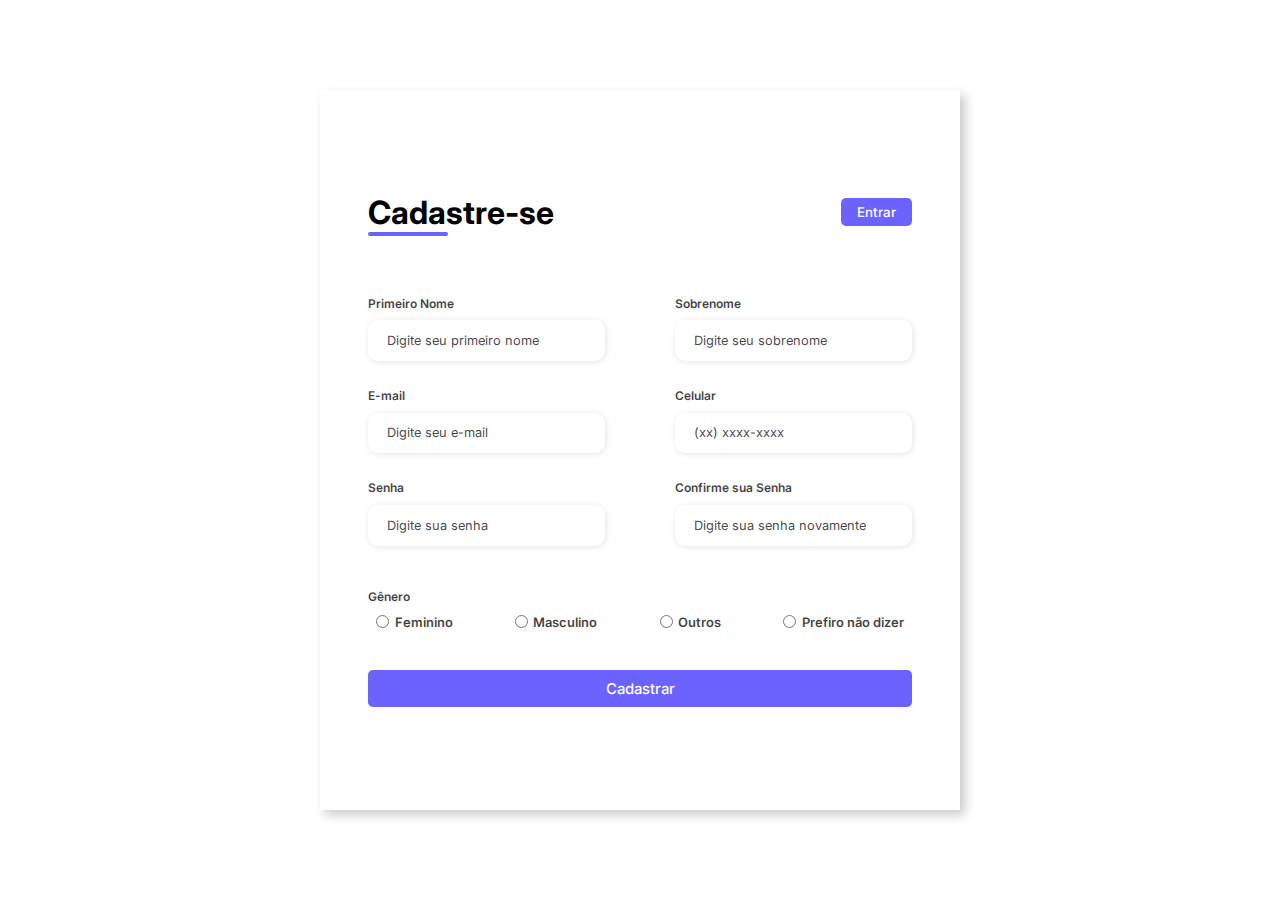
<file: cadastro/index.html>
<!DOCTYPE html>
<html lang="pt-br">

<head>
    <meta charset="UTF-8">
    <meta http-equiv="X-UA-Compatible" content="IE=edge">
    <meta name="viewport" content="width=device-width, initial-scale=1.0">
    <link rel="stylesheet" href="assets/css/style.css">
    <title>Formulário</title>
</head>

<body>
    <div class="container">
        <div class="form-image">
            <img src="assets/img/img-cadastro.png" alt="">
        </div>
        <div class="form">
            <form action="#">
                <div class="form-header">
                    <div class="title">
                        <h1>Cadastre-se</h1>
                    </div>
                    <div class="login-button">
                        <button><a href="#">Entrar</a></button>
                    </div>
                </div>

                <div class="input-group">
                    <div class="input-box">
                        <label for="firstname">Primeiro Nome</label>
                        <input id="firstname" type="text" name="firstname" placeholder="Digite seu primeiro nome" required>
                    </div>

                    <div class="input-box">
                        <label for="lastname">Sobrenome</label>
                        <input id="lastname" type="text" name="lastname" placeholder="Digite seu sobrenome" required>
                    </div>
                    <div class="input-box">
                        <label for="email">E-mail</label>
                        <input id="email" type="email" name="email" placeholder="Digite seu e-mail" required>
                    </div>

                    <div class="input-box">
                        <label for="number">Celular</label>
                        <input id="number" type="tel" name="number" placeholder="(xx) xxxx-xxxx" required>
                    </div>

                    <div class="input-box">
                        <label for="password">Senha</label>
                        <input id="password" type="password" name="password" placeholder="Digite sua senha" required>
                    </div>


                    <div class="input-box">
                        <label for="confirmPassword">Confirme sua Senha</label>
                        <input id="confirmPassword" type="password" name="confirmPassword" placeholder="Digite sua senha novamente" required>
                    </div>

                </div>

                <div class="gender-inputs">
                    <div class="gender-title">
                        <h6>Gênero</h6>
                    </div>

                    <div class="gender-group">
                        <div class="gender-input">
                            <input id="female" type="radio" name="gender">
                            <label for="female">Feminino</label>
                        </div>

                        <div class="gender-input">
                            <input id="male" type="radio" name="gender">
                            <label for="male">Masculino</label>
                        </div>

                        <div class="gender-input">
                            <input id="others" type="radio" name="gender">
                            <label for="others">Outros</label>
                        </div>

                        <div class="gender-input">
                            <input id="none" type="radio" name="gender">
                            <label for="none">Prefiro não dizer</label>
                        </div>
                    </div>
                </div>

                <div class="continue-button">
                    <button><a href="#">Cadastrar</a> </button>
                </div>
            </form>
        </div>
    </div>
</body>

</html>
</file>
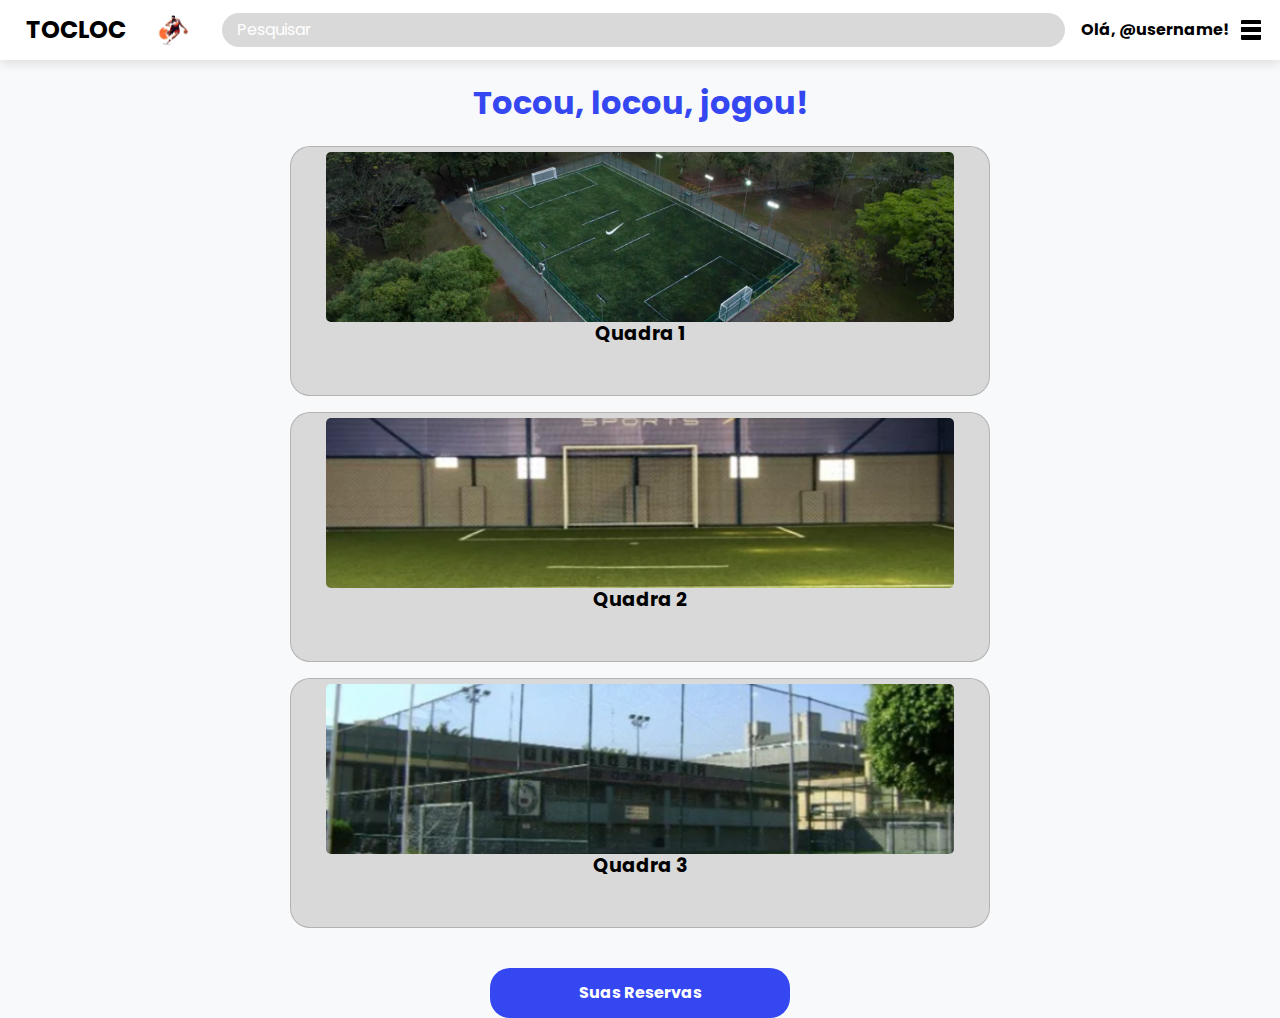
<file: LandingPage Nova/index.html>
<!DOCTYPE html>
<html lang="pt-br">
<head>
    <meta charset="UTF-8">
    <meta name="viewport" content="width=device-width, initial-scale=1.0">
    <title>Página Inicial</title>
    <link href="https://cdn.jsdelivr.net/npm/bootstrap@5.3.0/dist/css/bootstrap.min.css" rel="stylesheet">
    <link rel="stylesheet" href="styles.css">
</head>
<body>
    <!-- Navbar -->
    <nav class="navbar custom-navbar d-flex flex-nowrap align-items-center px-3">
        <!-- Logo com Texto e Ícone -->
        <div class="d-flex align-items-center me-3">
            <span class="navbar-brand logo-text">TOCLOC</span>
            <img src="basqueteicon.png" alt="Ícone Basquete" class="logo-icon ms-1">
        </div>
        <!-- Barra de Pesquisa -->
        <form class="search-bar me-3">
            <input type="text" class="form-control search-input w-100" placeholder="Pesquisar">
        </form>
        <!-- Saudação do Usuário e Ícone de Menu -->
        <div class="user-section d-flex align-items-center">
            <span class="greeting-text">Olá, @username!</span>
            <div class="menu-icon ms-2"></div>
        </div>
    </nav>

    <!-- Conteúdo da Página -->
    <div class="container text-center mt-4">
        <!-- Texto Principal -->
        <h1 class="main-text">Tocou, locou, jogou!</h1>
        
        <!-- Cards -->
        <div class="d-flex flex-column align-items-center mt-4">
            <div class="card custom-card mb-3">
                <img src="quadra1.png" alt="Quadra 1" class="card-img">
                <h3 class="card-title">Quadra 1</h3>
            </div>
            <div class="card custom-card mb-3">
                <img src="quadra2.png" alt="Quadra 2" class="card-img">
                <h3 class="card-title">Quadra 2</h3>
            </div>
            <div class="card custom-card mb-3">
                <img src="quadra3.png" alt="Quadra 3" class="card-img">
                <h3 class="card-title">Quadra 3</h3>
            </div>
        </div>
        
        <!-- Botão Suas Reservas -->
        <button class="custom-button mt-4" onclick="location.href='reservas.html'">Suas Reservas</button>
    </div>
</body>
</html>
</file>
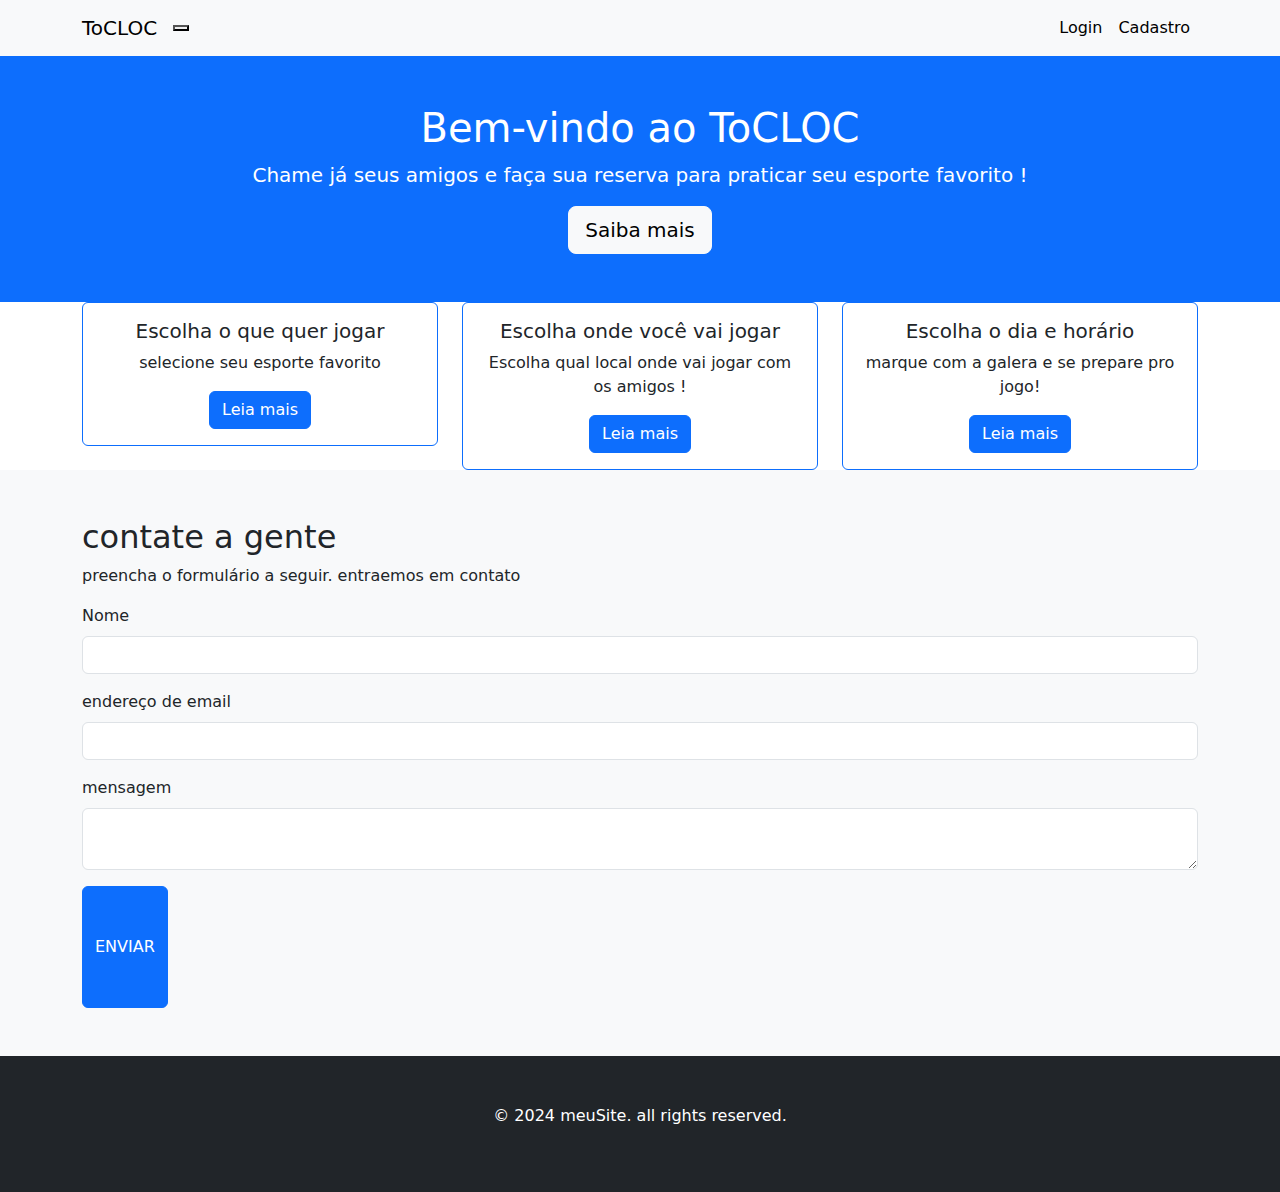
<file: Landingpage/index.html>
<!DOCTYPE html>
    <html lang="en">
    <head>
        <meta charset="UTF-8">
        <meta name="viewport" content="width=device-width, initial-scale=1.0">
        <title>Landingpage</title>
        <!--BOOTSTRAP-CDN-------------->
        <link href="https://cdn.jsdelivr.net/npm/bootstrap@5.3.3/dist/css/bootstrap.min.css" rel="stylesheet" integrity="sha384-QWTKZyjpPEjISv5WaRU9OFeRpok6YctnYmDr5pNlyT2bRjXh0JMhjY6hW+ALEwIH" crossorigin="anonymous">
       
    </head>
    <body>
        <!----NAVBAR---------------->
        <nav class="navbar navbar-expand-lg navibar-light bg-light sticky-top">
            <div class="container">
                <a class="navbar-brand" href="">ToCLOC</a>
                <button class="navbar-toggle" type="button" data-bs-toggle="collapse" data-bs-target="#navbarNav" aria-controls="navbarNav" aria-expanded="false" aria-label="toggle navigation"></button>
                    <span class="navbar-toggle-icon"></span>
            </buttom>
            <div class="collapse navbar-collapse" id="navbarNav">
                <ul class="navbar-nav ms-auto">
                    <li class="nav-item active">
                        <a class="nav-link active" href="#">Login</a>
                    </li>
                    <li class="nav-item active">
                        <a class="nav-link active" href="#">Cadastro</a>
                    </li>
                </ul>
            </div>
            </div>
        </nav>
        <!-----HEADER------>
        <header class="bg-primary text-white text-center py-5">
            <div class="container">
                <h1>Bem-vindo ao ToCLOC</h1>
                <p class="lead">Chame já seus amigos e faça sua reserva para praticar seu esporte favorito !</p>
                <a href="#features" class="btn btn-light btn-lg">Saiba mais</a>
            </div>
        </header>

        <!----FEATURES-------->
        <selection id="Features" class="py-5">
            <div class="container">
                <div class="row text-center">
                    <div class="col-md-4">
                        <div class="card border-primary">
                            <div class="card-body">
                                <h5 class="card-title">Escolha o que quer jogar</h5>
                                <p class="card-text">selecione seu esporte favorito</p>
                                <a class="btn btn-primary" href="#">Leia mais</a>
                            </div>
                         </div>
                    </div>
                    <div class="col-md-4">
                        <div class="card border-primary">
                            <div class="card-body">
                                <h5 class="card-title">Escolha onde você vai jogar</h5>
                                <p class="card-text">Escolha qual local onde vai jogar com os amigos !</p>
                                <a class="btn btn-primary" href="#">Leia mais</a>
                            </div>
                         </div>
                    </div>
                    <div class="col-md-4">
                        <div class="card border-primary">
                            <div class="card-body">
                                <h5 class="card-title">Escolha o dia e horário</h5>
                                <p class="card-text">marque com a galera e se prepare pro jogo!</p>
                                <a class="btn btn-primary" href="#">Leia mais</a>
                            </div>
                         </div>
                    </div>
                </div>
            </div>
        </selection>
        <!------CONTACT-------->
        <section id="contact" class="bg-light py-5">
            <div class="container">
                <div class="row">
                    <div class="mol-md-6">
                        <h2>contate a gente</h2>
                        <p>preencha o formulário a seguir. entraemos em contato</p>
                        <form actio="#">
                            <div class="mb-3">
                                <label for="name" class="form-label">Nome</label>
                                <input type="text" class="form-control" id="name" required>
                            </div>
                            <div class="mb-3">
                                <label for="email" class="form-label">endereço de email</label>
                                <input type="email" class="form-control" id="email" required>
                            </div>
                            <div class="mb-3">
                                <label for="mensage" class="form-label">mensagem</label>
                                <textarea class="form-control" id="mensage" required></textarea>
                            </div>
                            <button type="submit" class="btn btn-primary py-5">ENVIAR</button>
                        </form>
                    </div>
                </div>
            </div>
        </section>
        <!-----FOOTER-------------->
        <section>
            <footer class="bg-dark text-white text-center py-5">
                <div class="container">
                    <p>&copy; 2024 meuSite. all rights reserved.</p>


                </div>
            </footer>
        </section>


        <script src="https://cdn.jsdelivr.net/npm/bootstrap@5.3.3/dist/js/bootstrap.bundle.min.js" integrity="sha384-YvpcrYf0tY3lHB60NNkmXc5s9fDVZLESaAA55NDzOxhy9GkcIdslK1eN7N6jIeHz" crossorigin="anonymous"></script>
    </body>
    </html>
</file>
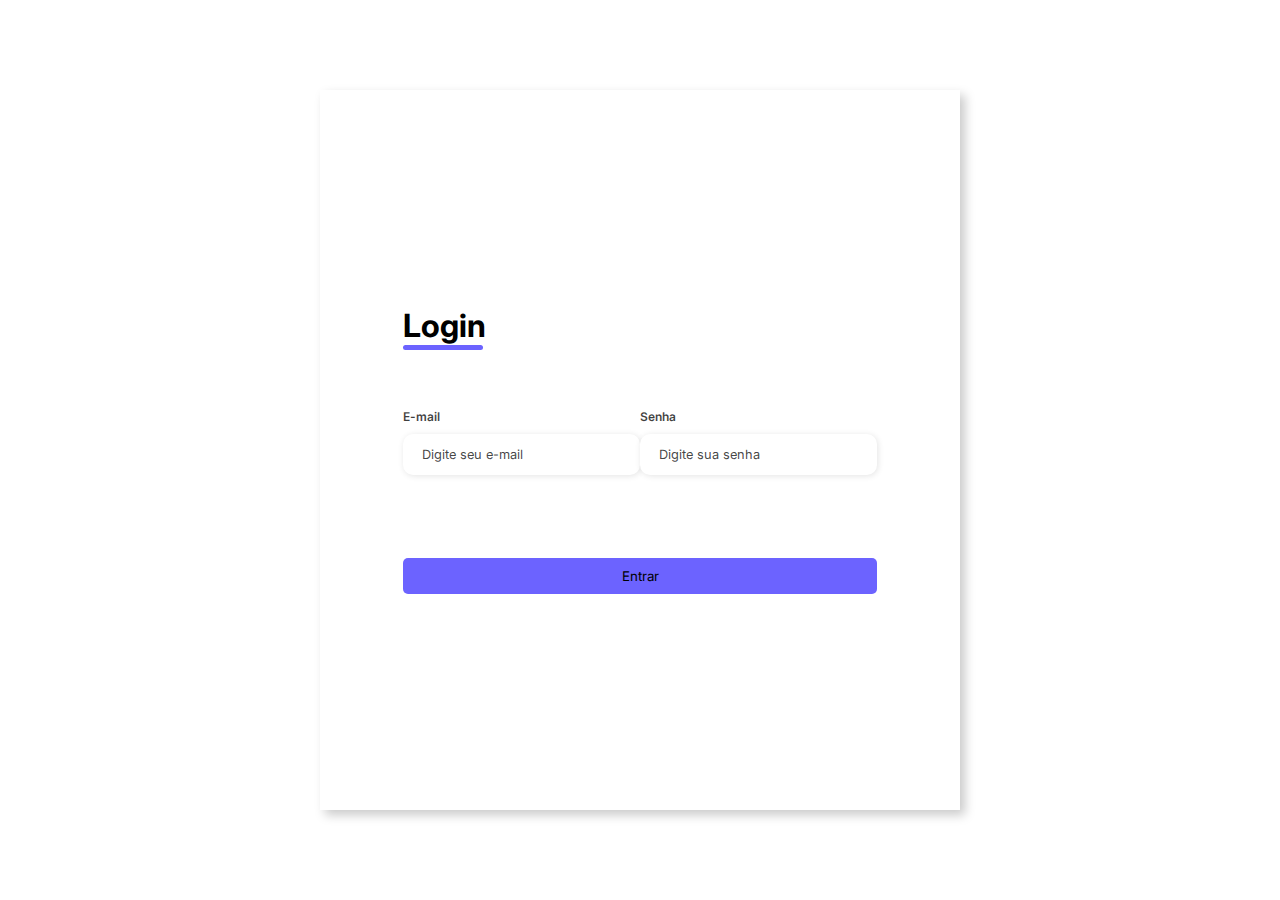
<file: login/index.html>
<!DOCTYPE html>
<html lang="pt-br">

<head>
    <meta charset="UTF-8">
    <meta http-equiv="X-UA-Compatible" content="IE=edge">
    <meta name="viewport" content="width=device-width, initial-scale=1.0">
    <link rel="stylesheet" href="style.css">
    <title>Login</title>
</head>

<body>
    <div class="container">
        <div class="form-image">
            <img src="img-login.png" alt="Imagem de login">
        </div>
        <div class="form">
            <form action="#">
                <div class="form-header">
                    <div class="title">
                        <h1>Login</h1>
                    </div>
                </div>

                <div class="input-group">
                    <div class="input-box">
                        <label for="email">E-mail</label>
                        <input id="email" type="email" name="email" placeholder="Digite seu e-mail" required>
                    </div>

                    <div class="input-box">
                        <label for="password">Senha</label>
                        <input id="password" type="password" name="password" placeholder="Digite sua senha" required>
                    </div>
                </div>

                <div class="continue-button">
                    <button type="submit">Entrar</button>
                </div>
            </form>
        </div>
    </div>
</body>

</html>
</file>
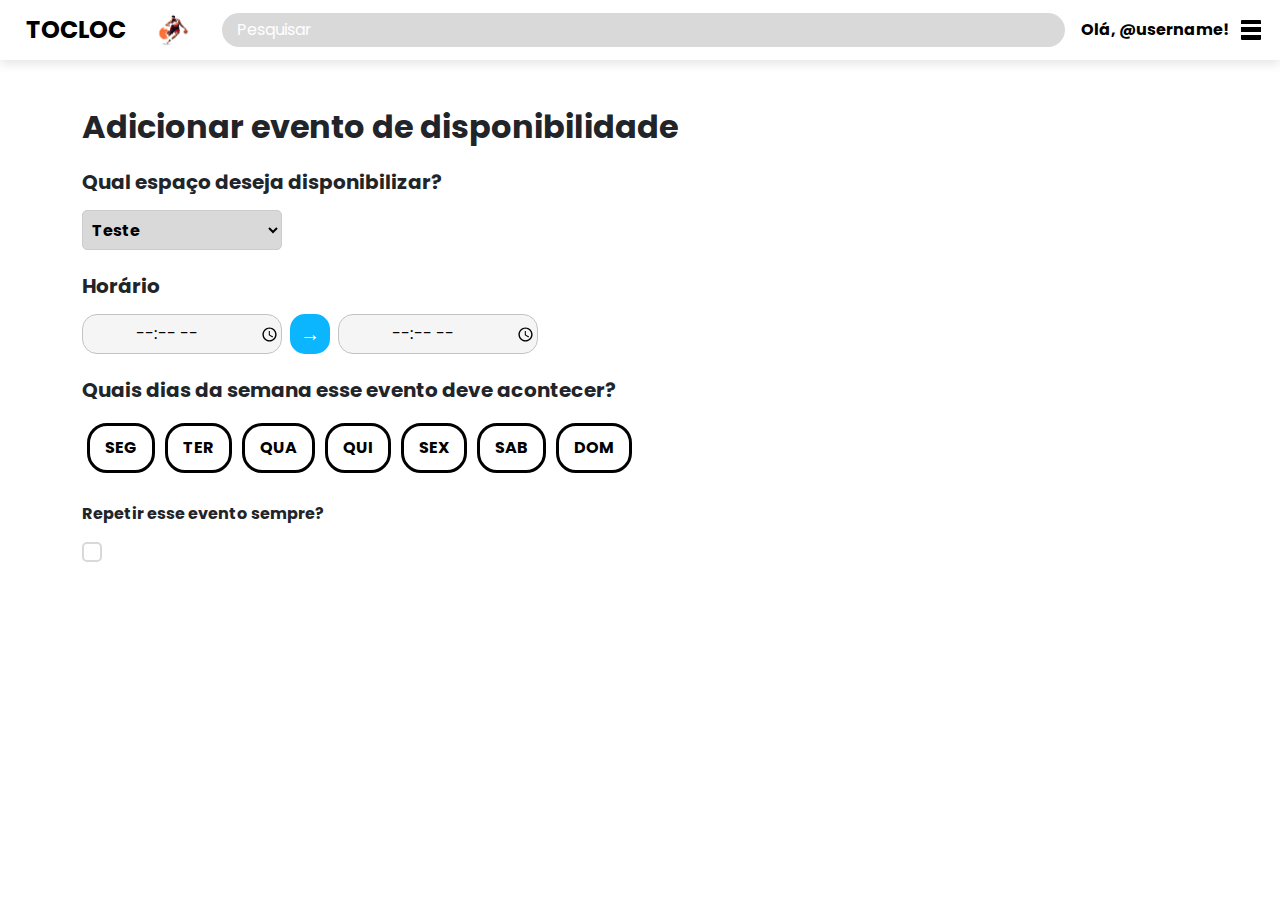
<file: tela adicionar horario/index.html>
<!DOCTYPE html>
<html lang="pt-br">
<head>
    <meta charset="UTF-8">
    <meta name="viewport" content="width=device-width, initial-scale=1.0">
    <title>TocLoc</title>
    <link href="https://cdn.jsdelivr.net/npm/bootstrap@5.3.0/dist/css/bootstrap.min.css" rel="stylesheet">
    <link rel="stylesheet" href="styles.css">
</head>
<body>

   <!-- Navbar  -->
<nav class="navbar custom-navbar d-flex flex-nowrap align-items-center px-3">
    <!-- Logo com Texto e Ícone -->
    <div class="d-flex align-items-center me-3">
        <span class="navbar-brand logo-text">TOCLOC</span>
        <img src="basqueteicon.png" alt="Ícone Basquete" class="logo-icon ms-1">
    </div>

    <!-- Barra de Pesquisa  -->
    <form class="search-bar me-3">
        <input type="text" class="form-control search-input w-100" placeholder="Pesquisar">
    </form>

    <!-- Saudação do Usuário e Ícone de Menu -->
    <div class="user-section d-flex align-items-center">
        <span class="greeting-text">Olá, @username!</span>
        <div class="menu-icon ms-2"></div>
    </div>
</nav>





<div class="container mt-5">
    <!-- Título Principal -->
    <h1 class="title">Adicionar evento de disponibilidade</h1>

    <!-- Subtítulo -->
    <h2 class="subtitle mt-4">Qual espaço deseja disponibilizar?</h2>

    <!-- Caixa de Seleção -->
    <div class="d-flex justify-content-start mt-3">
        <select class="custom-select">
            <option>Teste</option>
        </select>
    </div>
    <!-- Título "Horário" -->
<h2 class="subtitle mt-4">Horário</h2>

<!-- Linha com horário de início, quadrado seta e horário de fim -->
<div class="d-flex align-items-center mt-3">
    <!-- Horário de Início -->
    <div class="time-box">
        <input type="time" class="time-input" placeholder="XX:XX">
    </div>
    
    <!-- Quadrado Seta -->
    <div class="arrow-box mx-2">
        <span class="arrow-symbol">→</span>
    </div>
    
    <!-- Horário de Fim  -->
    <div class="time-box">
        <input type="time" class="time-input" placeholder="XX:XX">
    </div>


</div>
    <!-- Título "Quais dias da semana esse evento deve acontecer?" -->
    <h2 class="subtitle mt-4">Quais dias da semana esse evento deve acontecer?</h2>

    <!-- Botões dos dias da semana -->
    <div class="d-flex flex-wrap mt-3">
        <button class="day-button">SEG</button>
        <button class="day-button">TER</button>
        <button class="day-button">QUA</button>
        <button class="day-button">QUI</button>
        <button class="day-button">SEX</button>
        <button class="day-button">SAB</button>
        <button class="day-button">DOM</button>
    </div>
<!-- Texto "Repetir esse evento sempre?" -->
<p class="repeat-text mt-4">Repetir esse evento sempre?</p>

<!-- Caixa de seleção personalizada -->
<div class="d-flex align-items-center">
    <input type="checkbox" class="custom-checkbox" id="repeatEvent">
    <label for="repeatEvent"></label>
</div>

</div>
<!-- não quis criar arquivo js agora, fica aqui o script por enquanto-->
<script>
document.querySelectorAll('.day-button').forEach(button => {
        button.addEventListener('click', () => {
            button.classList.toggle('active');
        });
    });
</script>
</body>
</html>
</file>
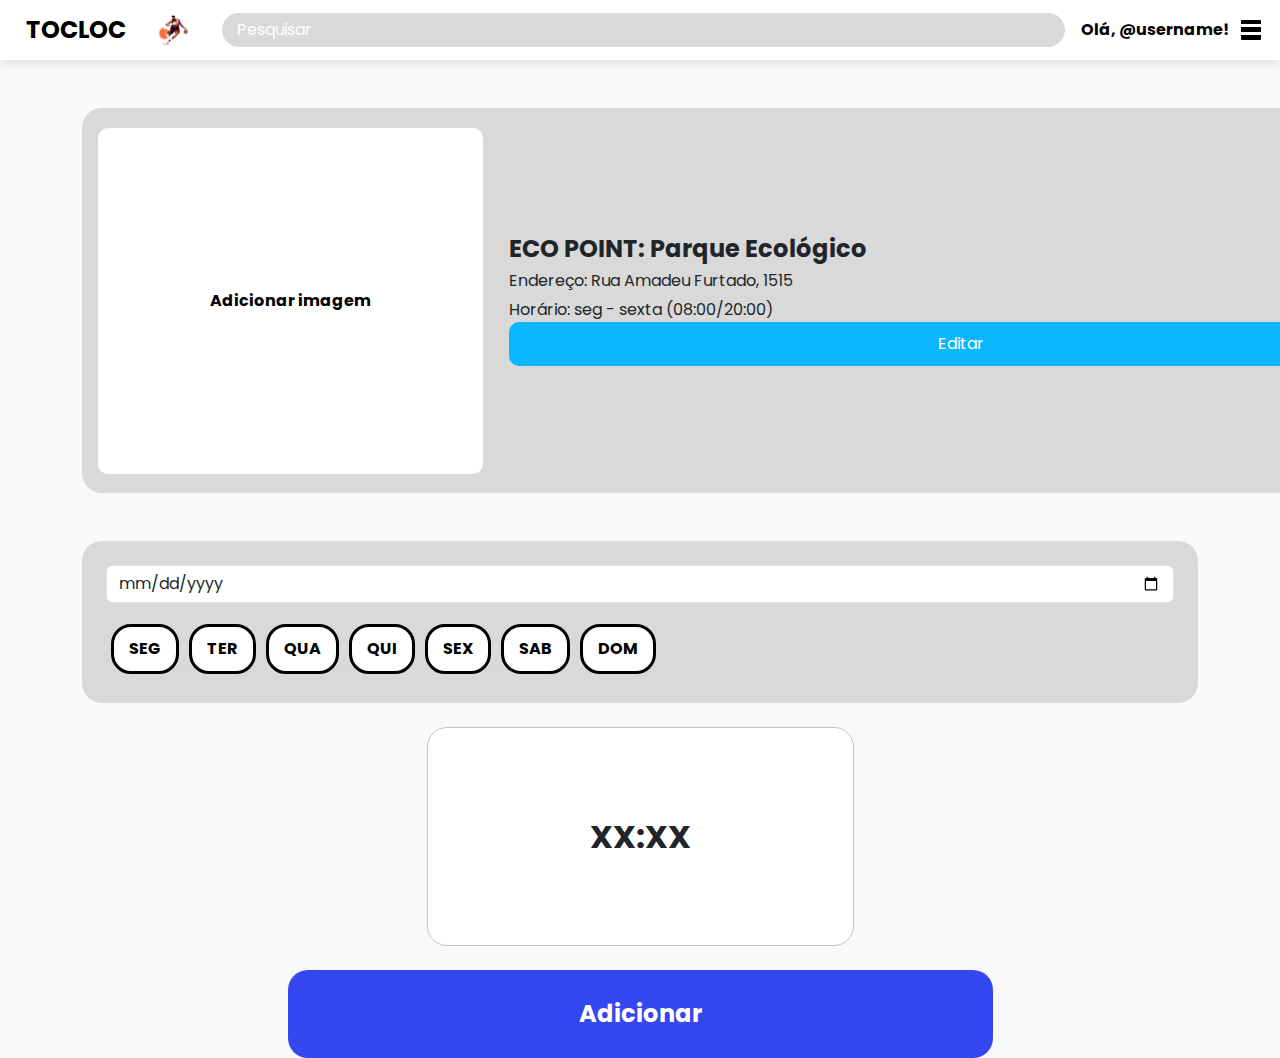
<file: tela evento disponibilidade/index.html>
<!DOCTYPE html>
<html lang="pt-br">
<head>
    <meta charset="UTF-8">
    <meta name="viewport" content="width=device-width, initial-scale=1.0">
    <title>Eventos de Disponibilidade</title>
    <link href="https://cdn.jsdelivr.net/npm/bootstrap@5.3.0/dist/css/bootstrap.min.css" rel="stylesheet">
    <link rel="stylesheet" href="styles.css">
</head>
<body>
     <!-- Navbar  -->
<nav class="navbar custom-navbar d-flex flex-nowrap align-items-center px-3">
    <!-- Logo com Texto e Ícone -->
    <div class="d-flex align-items-center me-3">
        <span class="navbar-brand logo-text">TOCLOC</span>
        <img src="basqueteicon.png" alt="Ícone Basquete" class="logo-icon ms-1">
    </div>

    <!-- Barra de Pesquisa  -->
    <form class="search-bar me-3">
        <input type="text" class="form-control search-input w-100" placeholder="Pesquisar">
    </form>

    <!-- Saudação do Usuário e Ícone de Menu -->
    <div class="user-section d-flex align-items-center">
        <span class="greeting-text">Olá, @username!</span>
        <div class="menu-icon ms-2"></div>
    </div>
</nav>

    <!-- Card Principal -->
    <div class="container mt-5">
        <div class="main-card mx-auto d-flex p-3">
            <!-- Quadrado de Adicionar Imagem -->
            <div class="image-box me-3">
                <label for="imageUpload" class="image-label">Adicionar imagem</label>
                <input type="file" id="imageUpload" class="d-none">
            </div>
            <!-- Detalhes e Botão Editar -->
            <div class="details-section d-flex flex-column justify-content-between">
                <div>
                    <h2 class="card-title">ECO POINT: Parque Ecológico</h2>
                    <p class="card-text">Endereço: Rua Amadeu Furtado, 1515</p>
                    <p class="card-text">Horário: seg - sexta (08:00/20:00)</p>
                </div>
                <button class="edit-button">Editar</button>
            </div>
        </div>

        <!-- Retângulo Cinza -->
        <div class="gray-rectangle mt-5 p-4">
            <!-- Botão Selecionar Data -->
            <div class="mb-3">
                <input type="date" class="form-control custom-select">
            </div>
            <!-- Botões dos Dias da Semana -->
            <div class="d-flex flex-wrap">
                <button class="day-button">SEG</button>
                <button class="day-button">TER</button>
                <button class="day-button">QUA</button>
                <button class="day-button">QUI</button>
                <button class="day-button">SEX</button>
                <button class="day-button">SAB</button>
                <button class="day-button">DOM</button>
            </div>
        </div>

        <!-- Quadrado com Horário -->
        <div class="time-box mt-4 mx-auto">
            <span class="time-text">XX:XX</span>
        </div>

        <!-- Botão Adicionar -->
        <button class="add-button mt-4 mx-auto" onclick="location.href='destino.html'">Adicionar</button>
    </div>

    <!-- Script para Atualizar Imagem -  -->
    <script>
        const imageUpload = document.getElementById('imageUpload');
        const imageBox = document.querySelector('.image-box');

        imageUpload.addEventListener('change', (event) => {
            const file = event.target.files[0];
            if (file) {
                const reader = new FileReader();
                reader.onload = () => {
                    imageBox.style.backgroundImage = `url(${reader.result})`;
                };
                reader.readAsDataURL(file);
            }
        });
        
        // Script para os botões
        const dayButtons = document.querySelectorAll('.day-button');

    dayButtons.forEach(button => {
        button.addEventListener('click', () => {
            
            dayButtons.forEach(btn => btn.classList.remove('active'));
            
            button.classList.add('active');
        });
    });
    // Campo de editar no topo da pagina
    const editButton = document.querySelector('.edit-button');
    const detailsSection = document.querySelector('.details-section');

    editButton.addEventListener('click', () => {
        // Altere os elementos para inputs editáveis
        detailsSection.innerHTML = `
            <input type="text" class="form-control mb-2" value="ECO POINT: Parque Ecológico">
            <input type="text" class="form-control mb-2" value="Endereço: Rua Amadeu Furtado, 1515">
            <input type="text" class="form-control mb-2" value="Horário: seg - sexta (08:00/20:00)">
            <button class="save-button btn btn-success">Salvar</button>
        `;

        // Adicione lógica ao botão salvar
        const saveButton = detailsSection.querySelector('.save-button');
        saveButton.addEventListener('click', () => {
            alert('Alterações salvas!'); // Substitua com lógica para salvar
        });
    });
    </script>
</body>
</html>
</file>
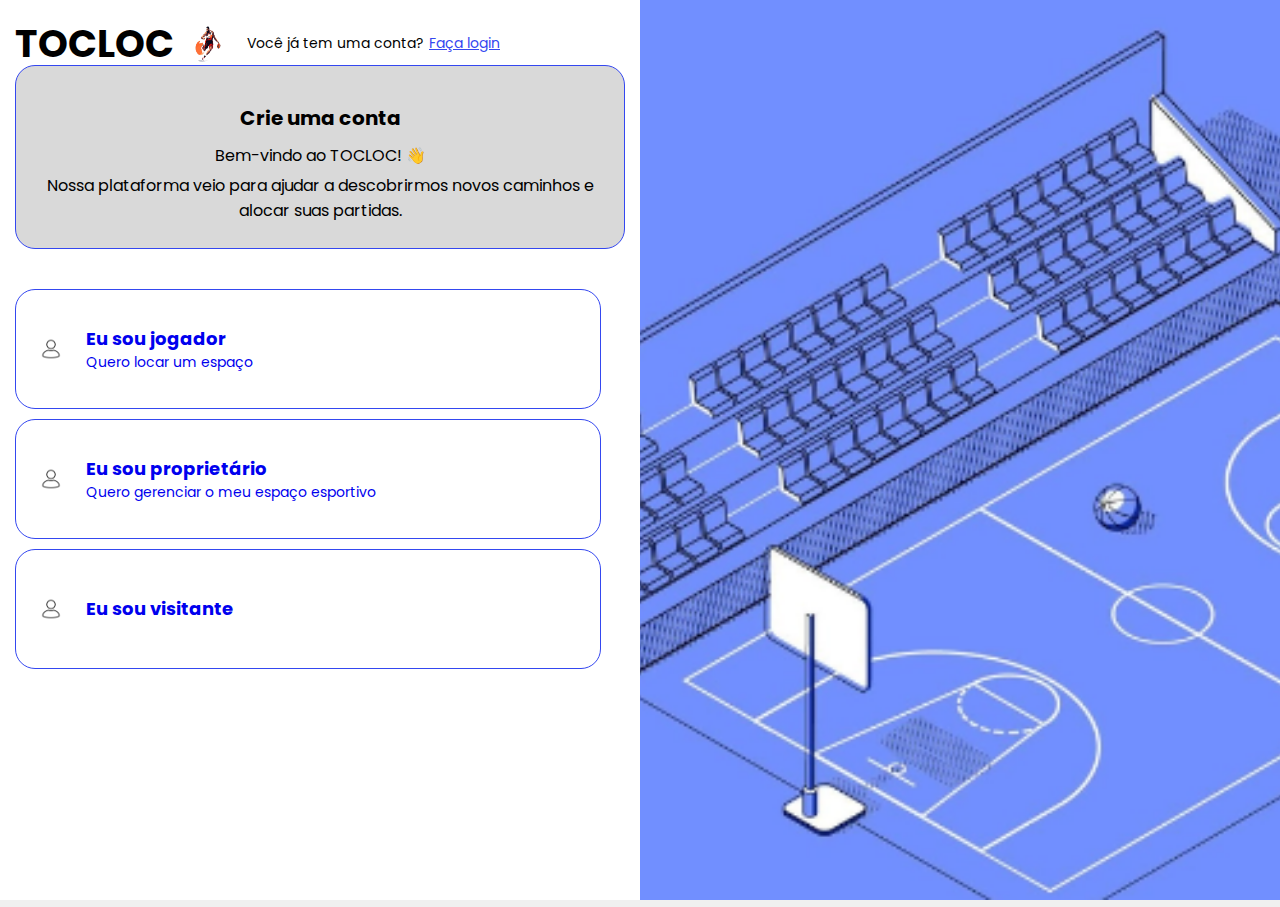
<file: telapreregistro/index.html>
<!DOCTYPE html>
<html lang="en">
<head>
    <meta charset="UTF-8">
    <meta name="viewport" content="width=device-width, initial-scale=1.0">
    <title>Tela Dividida</title>
    <link href="https://fonts.googleapis.com/css2?family=Poppins:wght@400;700&display=swap" rel="stylesheet">
    <link rel="stylesheet" href="styles.css">
</head>
<body>
    <div class="container">
        <div class="left">
            <div class="header">
                <h1>TOCLOC</h1>
                <img src="basqueteicon.png" alt="Ícone de Basquete" class="icon">
                <div class="login-text">
                    <span>Você já tem uma conta?</span>
                    <a href="login.html">Faça login</a>
                </div>
            </div>

            <div class="card-main">
                <h2>Crie uma conta</h2>
                <p>Bem-vindo ao TOCLOC! 👋</p>
                <p>Nossa plataforma veio para ajudar a descobrirmos novos caminhos e alocar suas partidas.</p>
            </div>

            <div class="cards-group">
                <a href="jogador.html" class="card">
                    <img src="vector.png" alt="Jogador" class="card-icon">
                    <div>
                        <h3>Eu sou jogador</h3>
                        <p>Quero locar um espaço</p>
                    </div>
                </a>
                <a href="proprietario.html" class="card">
                    <img src="vector.png" alt="Proprietário" class="card-icon">
                    <div>
                        <h3>Eu sou proprietário</h3>
                        <p>Quero gerenciar o meu espaço esportivo</p>
                    </div>
                </a>
                <a href="visitante.html" class="card">
                    <img src="vector.png" alt="Visitante" class="card-icon">
                    <div>
                        <h3>Eu sou visitante</h3>
                    </div>
                </a>
            </div>
        </div>
        <div class="right">
            <img src="quadrafundo.png" alt="Fundo da Quadra" class="background-img">
        </div>
    </div>
</body>
</html>
</file>
<file: cadastro/assets/css/style.css>
@import url('https://fonts.googleapis.com/css2?family=Inter:wght@200;300;400;500&family=Open+Sans:wght@300;400;500;600&display=swap');
* {
    padding: 0;
    margin: 0;
    box-sizing: border-box;
    font-family: 'Inter', sans-serif;
}

body {
    width: 100%;
    height: 100vh;
    display: flex;
    justify-content: center;
    align-items: center;
    background: white;
}

.container {
    width: 80%;
    height: 80vh;
    display: flex;
    box-shadow: 5px 5px 10px rgba(0, 0, 0, 0.212);
}

.form-image {
    width: 50%;
    display: flex;
    justify-content: center;
    align-items: center;
    background-color: #718FFF;
    padding: 1rem;
}

.form-image img {
    width: 50;
}

.form {
    width: 50%;
    display: flex;
    flex-direction: column;
    justify-content: center;
    align-items: center;
    background-color: #fff;
    padding: 3rem;
}

.form-header {
    margin-bottom: 3rem;
    display: flex;
    justify-content: space-between;
}

.login-button {
    display: flex;
    align-items: center;
}

.login-button button {
    border: none;
    background-color: #6c63ff;
    padding: 0.4rem 1rem;
    border-radius: 5px;
    cursor: pointer;
}

.login-button button:hover {
    background-color: #6b63fff1;
}

.login-button button a {
    text-decoration: none;
    font-weight: 500;
    color: #fff;
}

.form-header h1::after {
    content: '';
    display: block;
    width: 5rem;
    height: 0.3rem;
    background-color: #6c63ff;
    margin: 0 auto;
    position: absolute;
    border-radius: 10px;
}

.input-group {
    display: flex;
    flex-wrap: wrap;
    justify-content: space-between;
    padding: 1rem 0;
}

.input-box {
    display: flex;
    flex-direction: column;
    margin-bottom: 1.1rem;
}

.input-box input {
    margin: 0.6rem 0;
    padding: 0.8rem 1.2rem;
    border: none;
    border-radius: 10px;
    box-shadow: 1px 1px 6px #0000001c;
    font-size: 0.8rem;
}

.input-box input:hover {
    background-color: #eeeeee75;
}

.input-box input:focus-visible {
    outline: 1px solid #6c63ff;
}

.input-box label,
.gender-title h6 {
    font-size: 0.75rem;
    font-weight: 600;
    color: #000000c0;
}

.input-box input::placeholder {
    color: #000000be;
}

.gender-group {
    display: flex;
    justify-content: space-between;
    margin-top: 0.62rem;
    padding: 0 .5rem;
}

.gender-input {
    display: flex;
    align-items: center;
}

.gender-input input {
    margin-right: 0.35rem;
}

.gender-input label {
    font-size: 0.81rem;
    font-weight: 600;
    color: #000000c0;
}

.continue-button button {
    width: 100%;
    margin-top: 2.5rem;
    border: none;
    background-color: #6c63ff;
    padding: 0.62rem;
    border-radius: 5px;
    cursor: pointer;
}

.continue-button button:hover {
    background-color: #6b63fff1;
}

.continue-button button a {
    text-decoration: none;
    font-size: 0.93rem;
    font-weight: 500;
    color: #fff;
}

@media screen and (max-width: 1330px) {
    .form-image {
        display: none;
    }
    .container {
        width: 50%;
    }
    .form {
        width: 100%;
    }
}

@media screen and (max-width: 1064px) {
    .container {
        width: 90%;
        height: auto;
    }
    .input-group {
        flex-direction: column;
        z-index: 5;
        padding-right: 5rem;
        max-height: 10rem;
        overflow-y: scroll;
        flex-wrap: nowrap;
    }
    .gender-inputs {
        margin-top: 2rem;
    }
    .gender-group {
        flex-direction: column;
    }
    .gender-title h6 {
        margin: 0;
    }
    .gender-input {
        margin-top: 0.5rem;
    }
}
</file>
<file: LandingPage Nova/styles.css>
/* Fonte Poppins */
@import url('https://fonts.googleapis.com/css2?family=Poppins:wght@400;700&display=swap');

/* Body */
body {
    font-family: 'Poppins', sans-serif;
    margin: 0;
    padding: 0;
    background-color: #F8F9FA;
}

/* Navbar TocLoc */
.custom-navbar {
    background-color: #FFFFFF;
    height: 60px;
    display: flex;
    justify-content: space-between;
    align-items: center;
    box-shadow: 0px 4px 10px rgba(0, 0, 0, 0.1);
    overflow: hidden;
}

/* Logo Texto e Ícone */
.logo-text {
    font-family: 'Poppins', sans-serif;
    font-weight: bold;
    font-size: 1.5rem;
    color: #000000;
    margin-left: 10px;
}

.logo-icon {
    height: 40px;
    width: auto;
    margin-left: 1px;
}

/* -------------- Barra de Pesquisa -------------- */
.search-bar {
    flex-grow: 1;
    margin-left: 5px;
    margin-right: 5px;
}

.search-input {
    background-color: #D9D9D9;
    border: none;
    border-radius: 20px;
    padding: 5px 15px;
    color: #FFFFFF;
    font-family: 'Poppins', sans-serif;
    font-weight: normal;
}

/* Placeholder da Barra de Pesquisa */
.search-input::placeholder {
    color: #FFFFFF;
}





/* Saudação do Usuário */
.greeting-text {
    font-family: 'Poppins', sans-serif;
    font-size: 1rem;
    font-weight: bold;
    color: #000000;
    margin-right: 3px;
}

/* Ícone de Menu (Sanduíche) */
.menu-icon {
    width: 20px;
    height: 20px;
    background-color: #000000;
    border-radius: 1px;
    position: relative;
    margin-right: 3px;
    cursor: pointer;
}

.menu-icon::before, .menu-icon::after {
    content: '';
    width: 100%;
    height: 3px;
    background-color: #FFFFFF;
    position: absolute;
    left: 0;
}

.menu-icon::before {
    top: 4px;
}

.menu-icon::after {
    top: 12px;
}

/*  -------------- FIM DA NAVBAR --------------*/




/* Texto Principal */
.main-text {
    font-size: 2rem;
    font-weight: bold;
    color: #3447F0;
}

/* Cards */
.custom-card {
    width: 700px;
    height: 250px;
    background-color: #D9D9D9;
    border-radius: 20px;
    display: flex;
    flex-direction: column;
    align-items: center;
    justify-content: start;
    padding-top: 5px;
    overflow: hidden; 
}

.card-img {
    width: 90%; 
    height: auto; 
    max-height: 70%;
    object-fit: cover;
}

.card-title {
    font-size: 1.2rem;
    font-weight: bold;
    color: #000;
    margin: 0;
}

/* Botão Suas Reservas */
.custom-button {
    width: 300px;
    height: 50px;
    background-color: #3447F0;
    color: #FFFFFF;
    border: none;
    border-radius: 20px;
    font-size: 1rem;
    font-weight: bold;
    cursor: pointer;
    transition: background-color 0.3s ease;
}

.custom-button:hover {
    background-color: #2836C1;
}
</file>
<file: login/style.css>
@import url('https://fonts.googleapis.com/css2?family=Inter:wght@200;300;400;500&family=Open+Sans:wght@300;400;500;600&display=swap');
* {
    padding: 0;
    margin: 0;
    box-sizing: border-box;
    font-family: 'Inter', sans-serif;
}

body {
    width: 100%;
    height: 100vh;
    display: flex;
    justify-content: center;
    align-items: center;
    background: white;
}

.container {
    width: 80%;
    height: 80vh;
    display: flex;
    box-shadow: 5px 5px 10px rgba(0, 0, 0, 0.212);
}

.form-image {
    width: 50%;
    display: flex;
    justify-content: center;
    align-items: center;
    background-color: #718FFF;
    padding: 1rem;
}

.form-image img {
    width: 50;
}

.form {
    width: 50%;
    display: flex;
    flex-direction: column;
    justify-content: center;
    align-items: center;
    background-color: #fff;
    padding: 3rem;
}

.form-header {
    margin-bottom: 3rem;
    display: flex;
    justify-content: space-between;
}

.login-button {
    display: flex;
    align-items: center;
}

.login-button button {
    border: none;
    background-color: #6c63ff;
    padding: 0.4rem 1rem;
    border-radius: 5px;
    cursor: pointer;
}

.login-button button:hover {
    background-color: #6b63fff1;
}

.login-button button a {
    text-decoration: none;
    font-weight: 500;
    color: #fff;
}

.form-header h1::after {
    content: '';
    display: block;
    width: 5rem;
    height: 0.3rem;
    background-color: #6c63ff;
    margin: 0 auto;
    position: absolute;
    border-radius: 10px;
}

.input-group {
    display: flex;
    flex-wrap: wrap;
    justify-content: space-between;
    padding: 1rem 0;
}

.input-box {
    display: flex;
    flex-direction: column;
    margin-bottom: 1.1rem;
}

.input-box input {
    margin: 0.6rem 0;
    padding: 0.8rem 1.2rem;
    border: none;
    border-radius: 10px;
    box-shadow: 1px 1px 6px #0000001c;
    font-size: 0.8rem;
}

.input-box input:hover {
    background-color: #eeeeee75;
}

.input-box input:focus-visible {
    outline: 1px solid #6c63ff;
}

.input-box label,
.gender-title h6 {
    font-size: 0.75rem;
    font-weight: 600;
    color: #000000c0;
}

.input-box input::placeholder {
    color: #000000be;
}

.gender-group {
    display: flex;
    justify-content: space-between;
    margin-top: 0.62rem;
    padding: 0 .5rem;
}

.gender-input {
    display: flex;
    align-items: center;
}

.gender-input input {
    margin-right: 0.35rem;
}

.gender-input label {
    font-size: 0.81rem;
    font-weight: 600;
    color: #000000c0;
}

.continue-button button {
    width: 100%;
    margin-top: 2.5rem;
    border: none;
    background-color: #6c63ff;
    padding: 0.62rem;
    border-radius: 5px;
    cursor: pointer;
}

.continue-button button:hover {
    background-color: #6b63fff1;
}

.continue-button button a {
    text-decoration: none;
    font-size: 0.93rem;
    font-weight: 500;
    color: #fff;
}

@media screen and (max-width: 1330px) {
    .form-image {
        display: none;
    }
    .container {
        width: 50%;
    }
    .form {
        width: 100%;
    }
}

@media screen and (max-width: 1064px) {
    .container {
        width: 90%;
        height: auto;
    }
    .input-group {
        flex-direction: column;
        z-index: 5;
        padding-right: 5rem;
        max-height: 10rem;
        overflow-y: scroll;
        flex-wrap: nowrap;
    }
    .gender-inputs {
        margin-top: 2rem;
    }
    .gender-group {
        flex-direction: column;
    }
    .gender-title h6 {
        margin: 0;
    }
    .gender-input {
        margin-top: 0.5rem;
    }
}
</file>
<file: tela adicionar horario/styles.css>
/* Fonte Poppins */
@import url('https://fonts.googleapis.com/css2?family=Poppins:wght@400;700&display=swap');

body {
    font-family: 'Poppins', sans-serif;
}

/* Navbar TocLoc */
.custom-navbar {
    background-color: #FFFFFF;
    height: 60px;
    display: flex;
    justify-content: space-between;
    align-items: center;
    box-shadow: 0px 4px 10px rgba(0, 0, 0, 0.1);
    overflow: hidden;
}

/* Logo Texto e Ícone */
.logo-text {
    font-family: 'Poppins', sans-serif;
    font-weight: bold;
    font-size: 1.5rem;
    color: #000000;
    margin-left: 10px;
}

.logo-icon {
    height: 40px;
    width: auto;
    margin-left: 1px;
}

/* -------------- Barra de Pesquisa -------------- */
.search-bar {
    flex-grow: 1;
    margin-left: 5px;
    margin-right: 5px;
}

.search-input {
    background-color: #D9D9D9;
    border: none;
    border-radius: 20px;
    padding: 5px 15px;
    color: #FFFFFF;
    font-family: 'Poppins', sans-serif;
    font-weight: normal;
}

/* Placeholder da Barra de Pesquisa */
.search-input::placeholder {
    color: #FFFFFF;
}





/* Saudação do Usuário */
.greeting-text {
    font-family: 'Poppins', sans-serif;
    font-size: 1rem;
    font-weight: bold;
    color: #000000;
    margin-right: 3px;
}

/* Ícone de Menu (Sanduíche) */
.menu-icon {
    width: 20px;
    height: 20px;
    background-color: #000000;
    border-radius: 1px;
    position: relative;
    margin-right: 3px;
    cursor: pointer;
}

.menu-icon::before, .menu-icon::after {
    content: '';
    width: 100%;
    height: 3px;
    background-color: #FFFFFF;
    position: absolute;
    left: 0;
}

.menu-icon::before {
    top: 4px;
}

.menu-icon::after {
    top: 12px;
}

/*  -------------- FIM DA NAVBAR --------------*/



/* Título Principal */
.title {
    font-weight: bold;
    font-size: 2rem;
}

/* Subtítulo */
.subtitle {
    font-weight: bold;
    font-size: 1.25rem;
}

/* Caixa de Seleção */
.custom-select {
    background-color: #D9D9D9;
    font-weight: bold;
    font-family: 'Poppins', sans-serif;
    color: #000;
    width: 200px;
    height: 40px; 
    border: 1px solid #ccc; 
    border-radius: 5px; 
    padding: 5px;
    cursor: pointer;
}

/* Muda cor da borda quando foca*/
.custom-select:focus {
    border-color: #6c757d; 
    outline: none;
}






/* Título Horário -  */
.subtitle {
    font-weight: bold;
    font-size: 1.25rem;
    font-family: 'Poppins', sans-serif;
}

/* Caixa de Horário */
.time-box {
    background-color: #F5F5F5;
    border: 1px solid #C3C3C3;
    border-radius: 15px;
    width: 200px;
    height: 40px;
    display: flex;
    align-items: center;
    justify-content: center;
    font-family: 'Poppins', sans-serif;
}

.time-input {
    width: 100%;
    height: 100%;
    border: none;
    background-color: transparent;
    text-align: center;
    font-size: 1rem;
    color: #000;
    outline: none;
    font-family: 'Poppins', sans-serif;
}

/* Quadrado Seta Azul */
.arrow-box {
    background-color: #0CB6FF;
    border-radius: 15px;
    width: 40px;
    height: 40px;
    display: flex;
    align-items: center;
    justify-content: center;
}

.arrow-symbol {
    font-family: 'Poppins', sans-serif;
    color: #fff;
    font-size: 1.25rem;
}





.subtitle {
    font-weight: bold;
    font-size: 1.25rem;
    font-family: 'Poppins', sans-serif;
}

/* Botões dos dias da semana */
.day-button {
    background-color: #FFFFFF;
    border: 3px solid #000000;
    border-radius: 20px;
    font-family: 'Poppins', sans-serif;
    font-weight: bold;
    color: #000000;
    padding: 10px 15px;
    margin: 5px;
    cursor: pointer;
    transition: all 0.3s ease;
}

.day-button.active {
    background-color: #3447F0;
    border-color: #2600FF;
    color: #FFFFFF;
}


@media (max-width: 576px) {
    .day-button {
        padding: 8px 10px;
        font-size: 0.9rem;
    }
}

/* Texto "Repetir esse evento sempre?" */
.repeat-text {
    font-family: 'Poppins', sans-serif;
    font-weight: bold;
    font-size: 1rem;
}

/* Caixa de Seleção  */
.custom-checkbox {
    -webkit-appearance: none;
    -moz-appearance: none;
    appearance: none;
    width: 20px; 
    height: 20px;
    background-color: #FFFFFF;
    border: 2px solid #D9D9D9;
    border-radius: 5px;
    cursor: pointer;
    transition: all 0.3s ease;
}

/* Estilo da Caixa de Seleção Quando Marcada */
.custom-checkbox:checked {
    background-color: #D9D9D9;
    border-color: #000000;
}
</file>
<file: tela evento disponibilidade/styles.css>
/* Fonte Poppins */
@import url('https://fonts.googleapis.com/css2?family=Poppins:wght@400;700&display=swap');


/* Navbar TocLoc */
.custom-navbar {
    background-color: #FFFFFF;
    height: 60px;
    display: flex;
    justify-content: space-between;
    align-items: center;
    box-shadow: 0px 4px 10px rgba(0, 0, 0, 0.1);
    overflow: hidden;
}

/* Logo Texto e Ícone */
.logo-text {
    font-family: 'Poppins', sans-serif;
    font-weight: bold;
    font-size: 1.5rem;
    color: #000000;
    margin-left: 10px;
}

.logo-icon {
    height: 40px;
    width: auto;
    margin-left: 1px;
}

/* -------------- Barra de Pesquisa -------------- */
.search-bar {
    flex-grow: 1;
    margin-left: 5px;
    margin-right: 5px;
}

.search-input {
    background-color: #D9D9D9;
    border: none;
    border-radius: 20px;
    padding: 5px 15px;
    color: #FFFFFF;
    font-family: 'Poppins', sans-serif;
    font-weight: normal;
}

/* Placeholder da Barra de Pesquisa */
.search-input::placeholder {
    color: #FFFFFF;
}





/* Saudação do Usuário */
.greeting-text {
    font-family: 'Poppins', sans-serif;
    font-size: 1rem;
    font-weight: bold;
    color: #000000;
    margin-right: 3px;
}

/* Ícone de Menu (Sanduíche) */
.menu-icon {
    width: 20px;
    height: 20px;
    background-color: #000000;
    border-radius: 1px;
    position: relative;
    margin-right: 3px;
    cursor: pointer;
}

.menu-icon::before, .menu-icon::after {
    content: '';
    width: 100%;
    height: 3px;
    background-color: #FFFFFF;
    position: absolute;
    left: 0;
}

.menu-icon::before {
    top: 4px;
}

.menu-icon::after {
    top: 12px;
}

/*  -------------- FIM DA NAVBAR --------------*/

body {
    font-family: 'Poppins', sans-serif;
    margin: 0;
    padding: 0;
    background-color: #F8F9FA;
}

/* Card Principal */
.main-card {
    background-color: #D9D9D9;
    border-radius: 20px;
    width: 1357px;
    height: 385px;
    display: flex;
    align-items: center;
    justify-content: space-between;
}

/* Quadrado de Imagem */
.image-box {
    width: 385px;
    height: 346px;
    background-color: #FFFFFF;
    border-radius: 10px;
    display: flex;
    justify-content: center;
    align-items: center;
    background-size: cover;
    background-position: center;
}

.image-label {
    font-weight: bold;
    color: #000;
    cursor: pointer;
}

/* Detalhes do Card */
.details-section {
    flex: 1;
    padding: 10px;
}

.card-title {
    font-weight: bold;
    font-size: 1.5rem;
}

.card-text {
    font-size: 1rem;
    margin: 5px 0;
}

.edit-button {
    background-color: #0CB6FF;
    border: none;
    border-radius: 10px;
    color: white;
    padding: 10px 20px;
    cursor: pointer;
}

/* Retângulo Cinza */
.gray-rectangle {
    background-color: #D9D9D9;
    border-radius: 20px;
    padding: 20px;
}

/* Caixa de Horário */
.time-box {
    width: 427px;
    height: 219px;
    background-color: #FFFFFF;
    border: 1px solid #C3C3C3;
    border-radius: 20px;
    display: flex;
    align-items: center;
    justify-content: center;
}

.time-text {
    font-size: 2rem;
    font-weight: bold;
}

/* Botões dos dias da semana */
.day-button {
    background-color: #FFFFFF;
    border: 3px solid #000000;
    border-radius: 20px;
    font-family: 'Poppins', sans-serif;
    font-weight: bold;
    color: #000000;
    padding: 10px 15px;
    margin: 5px;
    cursor: pointer;
    transition: all 0.3s ease;
}

.day-button.active {
    background-color: #3447F0;
    border-color: #2600FF;
    color: #FFFFFF;
}


@media (max-width: 576px) {
    .day-button {
        padding: 8px 10px;
        font-size: 0.9rem;
    }
}


/* Botão Adicionar */
.add-button {
    width: 705px;
    height: 88px;
    background-color: #3447F0;
    border: none;
    border-radius: 20px;
    color: #FFFFFF;
    font-size: 1.5rem;
    font-weight: bold;
    cursor: pointer;
    display: block;
    text-align: center;
}
</file>
<file: telapreregistro/styles.css>
/* styles.css */
body {
    margin: 0;
    font-family: 'Poppins', sans-serif;
    display: flex;
    justify-content: center;
    align-items: center;
    height: 100vh;
    background-color: #f0f0f0;
}

.container {
    display: flex;
    width: 100%;
    height: 100%;
}

.left, .right {
    width: 50%;
    height: 100%;
}

.left {
    background-color: white;
    padding: 15px;
    box-sizing: border-box;
    position: relative;
}

.right {
    position: relative;
}

.right .background-img {
    width: 100%;
    height: 100%;
    object-fit: cover;
}

.header {
    display: flex;
    align-items: center;
    justify-content: flex-start;
    position: absolute;
    margin-bottom: 80px;
    top: 15px;
    left: 15px;
}

.header h1 {
    font-size: 38px;
    font-weight: bold;
    margin: 0;
    
}

.header .icon {
    width: 48px;
    height: 48px;
    margin-left: 10px;
}

.login-text {
    display: flex;
    align-items: center;
    margin-left: 15px;
    font-size: 14px;
    color: black;
}

.login-text a {
    color: #3447F0;
    text-decoration: underline;
    margin-left: 5px;
    font-weight: normal;
}

.card-main {
    border-radius: 20px;
    border: 1px solid #3447F0;
    background-color: #D9D9D9;
    padding: 20px;
    margin-top: 50px;
    margin-bottom: 40px;
    text-align: center;
}

.card-main h2 {
    font-weight: bold;
    font-size: 20px;
    margin-bottom: 10px;
}

.card-main p {
    font-size: 16px;
    margin: 5px 0;
}

.cards-group {
    margin-top: 20px;
    display: flex;
    flex-direction: column;
    gap: 10px;
}

.card {
    display: flex;
    align-items: center;
    justify-content: start;
    text-decoration: none;
    border-radius: 20px;
    border: 1px solid #3447F0;
    width: 554px;
    height: 88px;
    padding: 15px;
    background-color: white;
    transition: all 0.3s ease;
}

.card:hover {
    background-color: #3447F0;
    color: white;
}

.card:hover h3,
.card:hover p {
    color: white;
}

.card-icon {
    width: 40px;
    height: 40px;
    margin-right: 15px;
}

.card h3 {
    font-size: 18px;
    font-weight: bold;
    margin: 0;
}

.card p {
    font-size: 14px;
    margin: 0;
}
</file>
